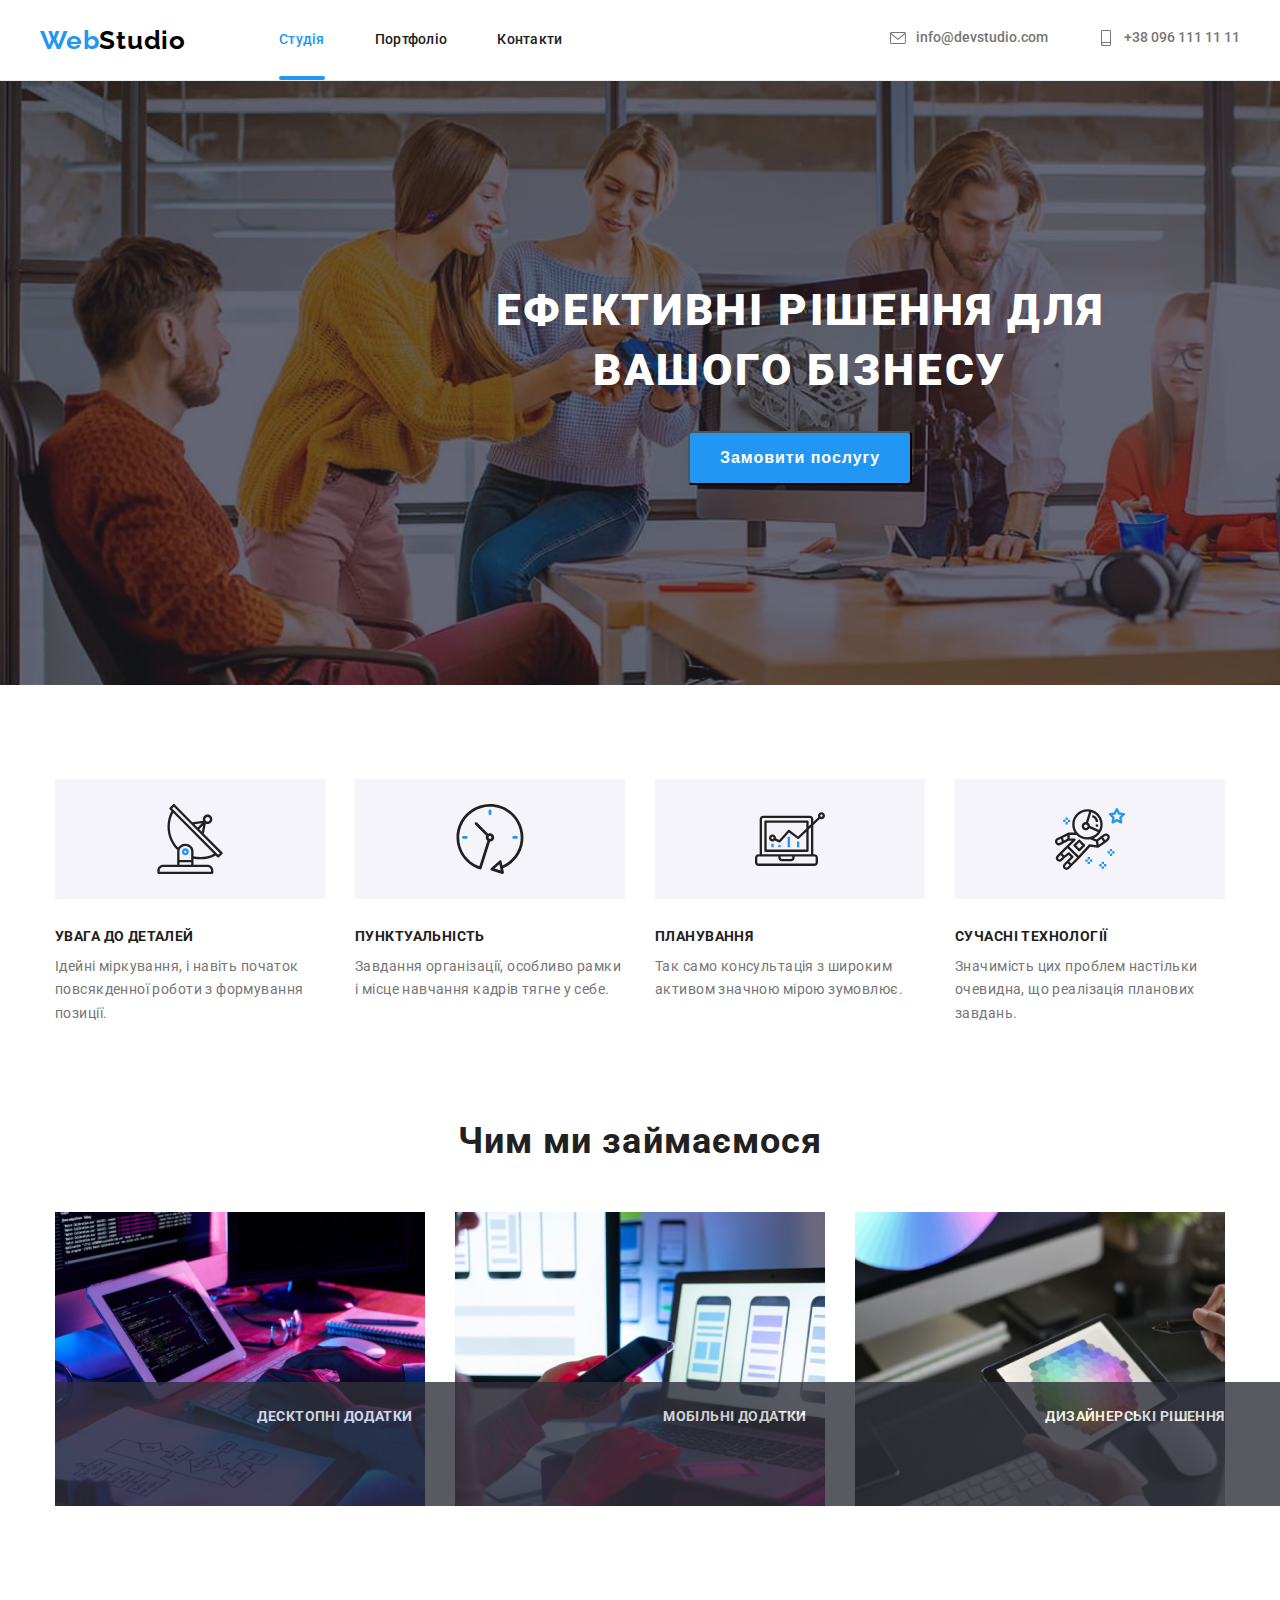
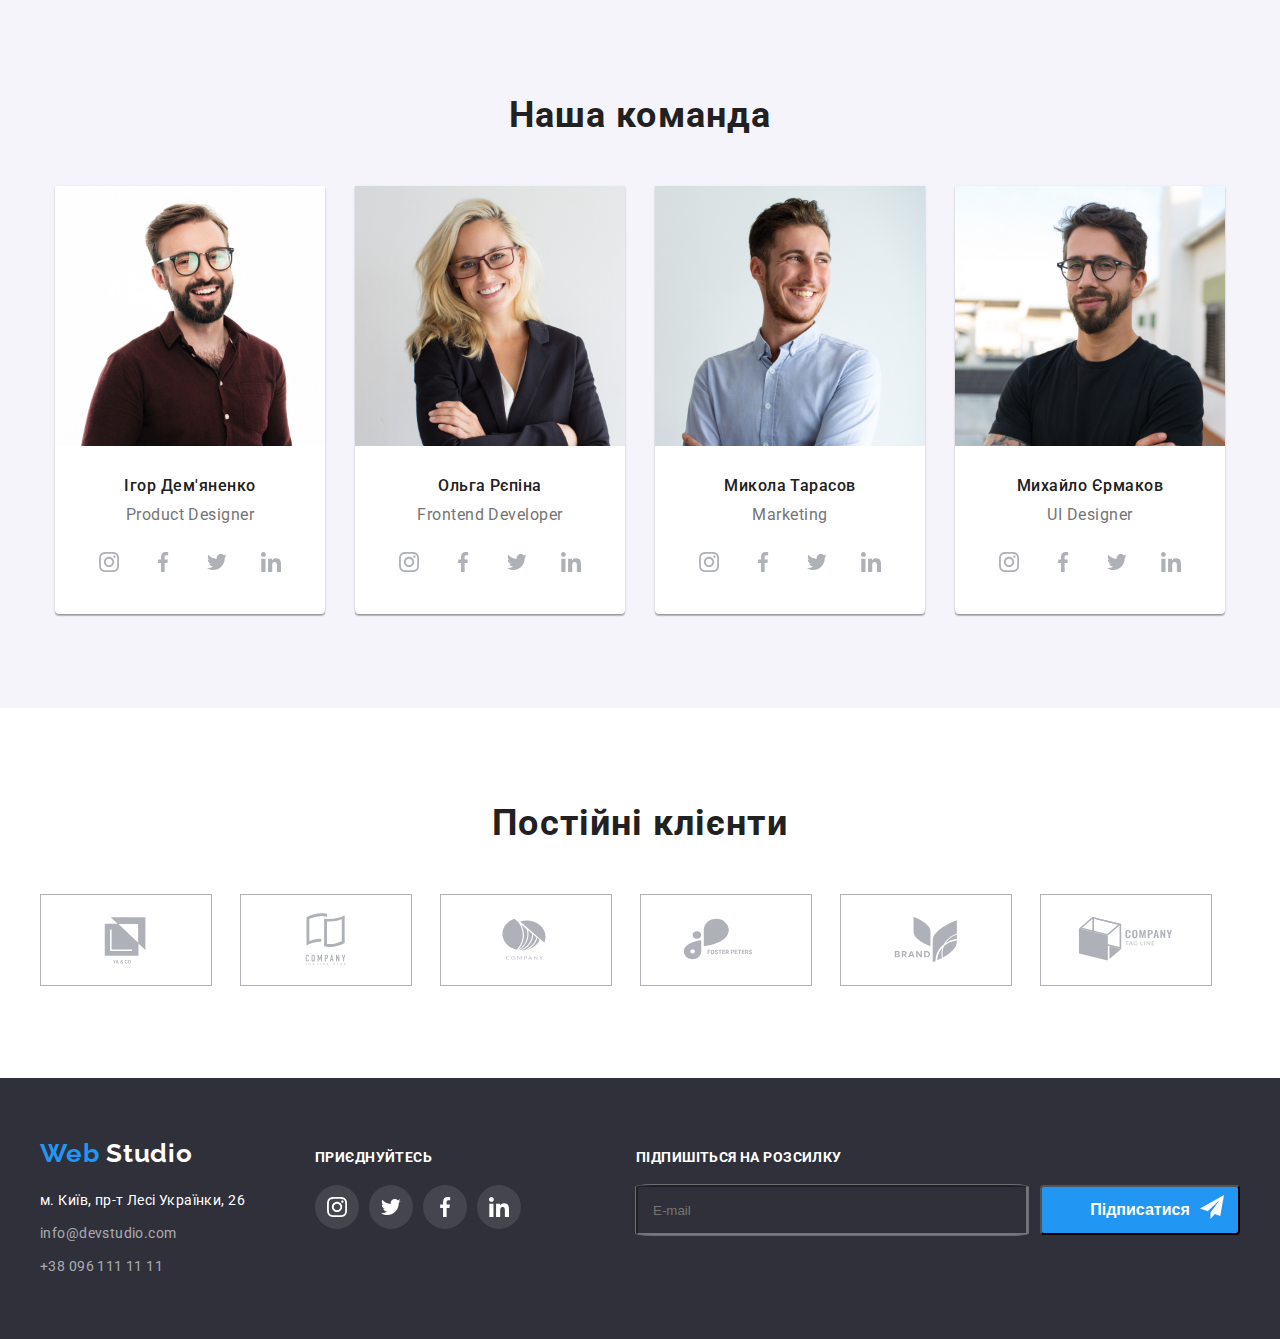
<file: index.html>
<!DOCTYPE html>
<html lang="uk">
  <head>
    <meta charset="UTF-8" />
    <meta http-equiv="X-UA-Compatible" content="IE=edge" />
    <meta name="viewport" content="width=device-width, initial-scale=1.0" />
    <link rel="preconnect" href="https://fonts.googleapis.com" />
    <link rel="preconnect" href="https://fonts.gstatic.com" crossorigin />
    <link
      rel="stylesheet"
      href="https://cdnjs.cloudflare.com/ajax/libs/modern-normalize/2.0.0/modern-normalize.min.css"
      integrity="sha512-4xo8blKMVCiXpTaLzQSLSw3KFOVPWhm/TRtuPVc4WG6kUgjH6J03IBuG7JZPkcWMxJ5huwaBpOpnwYElP/m6wg=="
      crossorigin="anonymous"
      referrerpolicy="no-referrer"
    />
    <link
      href="https://fonts.googleapis.com/css2?family=Raleway:wght@700&family=Roboto:wght@400;500;700;900&display=swap"
      rel="stylesheet"
    />
    <link rel="stylesheet" href="./css/slyle.css" />
    <title>Document</title>
  </head>
  <!-- icon this is svg -->
  <body>
    <header>
      <div class="container header">
        <a href="./index.html" class="logotype"
          ><span style="color: #2196f3">Web</span
          ><span style="color: #000000">Studio</span>
        </a>
        <nav class="nav">
          <ul class="nav-list">
            <li class="nav-item">
              <a href="./index.html" class="nav-link active">Студія</a>
            </li>
            <li class="nav-item">
              <a href="./portfolio.html" class="nav-link">Портфоліо</a>
            </li>
            <li class="nav-item"><a href="" class="nav-link">Контакти</a></li>
          </ul>
        </nav>

        <ul class="contact-list">
          <li class="contact-item">
            <a href="mailto:info@devstudio.com" class="contact-link email">
              <svg class="contact-icon">
                <use href="./images/links.svg#icon-envelope"></use>
              </svg>
              info@devstudio.com</a
            >
          </li>
          <li class="contact-item">
            <a href="tel:+380961111111" class="contact-link phone">
              <svg class="contact-icon">
                <use href="./images/links.svg#icon-smartphone"></use>
              </svg>
              +38 096 111 11 11</a
            >
          </li>
        </ul>
      </div>
    </header>

    <main>
      <!-- ----------- hero  ------- -->

      <section class="hero section">
        <div class="container">
          <h1 class="hero-title">Ефективні рішення для вашого бізнесу</h1>
          <button type="button" class="hero-btn" data-modal-open>Замовити послугу</button>
        </div>
        <div class="backdrop is-hidden" data-modal>
          <div class="modal">
            
            <button class="close-btn" data-modal-close>
              <svg class="close-icon">
                <use href="./images/form-sprite.svg#icon-close"></use>
              </svg> 
            </button>

            <form class="form js-speaker-form">
              
              <h2 class="form-title">Залиште свої дані, ми вам передзвонимо</h2>
      
              <div class="form-field">
              <label for="name" class="form-label">Ім`я</label>
              <input name="name" type="text" class="form-input"  id="name">
              <svg class="form-icon" >
                  <use href="./images/form-sprite.svg#icon-name-svg"></use>
                </svg> 
              
          </div>
        
<!-- 
 <label for="" class="form-label">Ім`я
              <input name="name" type="text" class="form-input" >
              <svg class="form-icon">
                  <use href="./images/form-sprite.svg#icon-name-svg"></use>
                </svg> 
</label>
 -->


          <div class="form-field">
              <label for="tel" class="form-label">Телефон</label>
              <input name="tel" type="tel" class="form-input" id="tel">
              <svg class="form-icon">
                  <use href="./images/form-sprite.svg#icon-phone-svg"></use>
                </svg> 
          </div>
      
          <div class="form-field">
              <label for="mail" class="form-label">Пошта</label>
              <input name="mail" type="email" class="form-input" id="mail">
              <svg class="form-icon">
                  <use href="./images/form-sprite.svg#icon-email-svg"></use>
                </svg> 
          </div>
            
          <div class="form-field">
              <label for="comment" class="form-label">Коментар</label>
              <textarea class="form-input" name="comment"  cols="30" rows="10" placeholder="Введіть текст" id="comment"></textarea>
          </div>
             
              <div class="policy">
                <label for="policy">
                <input type="checkbox" name="policy" id="policy" class="policy-checkbox">
                <span class="checkbox-span">

                </span>
                  Погоджуюся з розсилкою та приймаю</label>
             
                 
              <a href="" class="">Умови договору</a>
          </div> 
      
              <button class="sent-btn" type="submit">Відправити</button>
              
          </form>
          </div>
        </div>
     
      </section>

     
      <!-- ----------- hero  ------- -->

      <!-- ----------- principles  ------- -->
      <section class="principles section">
        <div class="container">
          <ul class="principles-list">
            <li class="principles-item atention">
              <div class="principles-div">
                <svg class="principles-icon">
                  <use href="./images/symbol-defs.svg#icon-principle1"></use>
                </svg>
              </div>

              <h3 class="principles-title">УВАГА ДО ДЕТАЛЕЙ</h3>
              <p class="principles-text">
                Ідейні міркування, і навіть початок повсякденної роботи з
                формування позиції.
              </p>
            </li>
            <li class="principles-item punkt">
              <div class="principles-div">
                <svg class="principles-icon">
                  <use href="./images/symbol-defs.svg#icon-principle2"></use>
                </svg>
              </div>

              <h3 class="principles-title">ПУНКТУАЛЬНІСТЬ</h3>
              <p class="principles-text">
                Завдання організації, особливо рамки і місце навчання кадрів
                тягне у себе.
              </p>
            </li>
            <li class="principles-item plan">
              <div class="principles-div">
                <svg class="principles-icon">
                  <use href="./images/symbol-defs.svg#icon-principle3"></use>
                </svg>
              </div>

              <h3 class="principles-title">ПЛАНУВАННЯ</h3>
              <p class="principles-text">
                Так само консультація з широким активом значною мірою зумовлює.
              </p>
            </li>
            <li class="principles-item technology">
              <div class="principles-div">
                <svg class="principles-icon">
                  <use href="./images/symbol-defs.svg#icon-principle4"></use>
                </svg>
              </div>

              <h3 class="principles-title">СУЧАСНІ ТЕХНОЛОГІЇ</h3>
              <p class="principles-text">
                Значимість цих проблем настільки очевидна, що реалізація
                планових завдань.
              </p>
            </li>
          </ul>
        </div>
      </section>
      <!-- ----------- principles  ------- -->

      <section class="activities section">
        <div class="container">
          <h2 class="activities-title">Чим ми займаємося</h2>
          <ul class="activities-list">
            <li class="activities-item">
              <div class="activitis-thumb">
              <img src="./images/img1.jpg" alt="Tablet" />
              <div class="activities-div">
              <p class="activities-text">Десктопні додатки</p>
            </div>
          </div>
            </li>
            <li class="activities-item">
              <div class="activitis-thumb">
              <img src="./images/img2.jpg" alt="Laptop" />
              <div class="activities-div">
              <p class="activities-text">Мобільні додатки</p>
            </div>
          </div>
            </li>
            <li class="activities-item">
              <div class="activitis-thumb">
              <img src="./images/img3.jpg" alt="Smartphone" />
              <div class="activities-div">
              <p class="activities-text">Дизайнерські рішення</p>
            </div>
          </div>
            </li>
          </ul>
        </div>
      </section>

      <!-- ---------------- team--------------------- -->

      <section class="team section">
        <div class="container">
          <h2 class="team-title">Наша команда</h2>
          <ul class="team-list">
            <li class="team-item">
              <img src="./images/foto1.jpg" alt="Team" width="200" />

              <div class="team-div">
                <h3 class="team-name" style="font-weight: 500">
                  Ігор Дем'яненко
                </h3>
                <p class="team-text">Product Designer</p>

                
                  <ul class="actions-list">
                    <li class="actions-item">
                      <a href="" class="actions-link">
                        <svg class="actions-icon">
                          <use href="./images/symbol-defs.svg#icon-insta"></use>
                        </svg>
                      </a>
                    </li>
                    <li class="actions-item">
                      <a href="" class="actions-link">
                        <svg class="actions-icon">
                          <use href="./images/symbol-defs.svg#icon-face"></use>
                        </svg>
                      </a>
                    </li>
                    <li class="actions-item">
                      <a href="" class="actions-link">
                        <svg class="actions-icon">
                          <use href="./images/symbol-defs.svg#icon-twit"></use>
                        </svg>
                      </a>
                    </li>
                    <li class="actions-item">
                      <a href="" class="actions-link">
                        <svg class="actions-icon">
                          <use href="./images/symbol-defs.svg#icon-linkd"></use>
                        </svg>
                      </a>
                    </li>
                  </ul>
                
              </div>
            </li>
            <li class="team-item">
              <img src="./images/foto2.jpg" alt="Team" width="200" />

              <div class="team-div">
              <h3 class="team-name" style="font-weight: 500">Ольга Рєпіна</h3>
              <p class="team-text">Frontend Developer</p>

              
                <ul class="actions-list">
                  <li class="actions-item">
                    <a href="" class="actions-link">
                      <svg class="actions-icon">
                        <use href="./images/symbol-defs.svg#icon-insta"></use>
                      </svg>
                    </a>
                  </li>
                  <li class="actions-item">
                    <a href="" class="actions-link">
                      <svg class="actions-icon">
                        <use href="./images/symbol-defs.svg#icon-face"></use>
                      </svg>
                    </a>
                  </li>
                  <li class="actions-item">
                    <a href="" class="actions-link">
                      <svg class="actions-icon">
                        <use href="./images/symbol-defs.svg#icon-twit"></use>
                      </svg>
                    </a>
                  </li>
                  <li class="actions-item">
                    <a href="" class="actions-link">
                      <svg class="actions-icon">
                        <use href="./images/symbol-defs.svg#icon-linkd"></use>
                      </svg>
                    </a>
                  </li>
                </ul>
             
            </div>
            </li>
            <li class="team-item">
              <img src="./images/foto3.jpg" alt="Team" width="200" />

              <div class="team-div"> 
              <h3 class="team-name" style="font-weight: 500">Микола Тарасов</h3>
              <p class="team-text">Marketing</p>

             
                <ul class="actions-list">
                  <li class="actions-item">
                    <a href="" class="actions-link">
                      <svg class="actions-icon">
                        <use href="./images/symbol-defs.svg#icon-insta"></use>
                      </svg>
                    </a>
                  </li>
                  <li class="actions-item">
                    <a href="" class="actions-link">
                      <svg class="actions-icon">
                        <use href="./images/symbol-defs.svg#icon-face"></use>
                      </svg>
                    </a>
                  </li>
                  <li class="actions-item">
                    <a href="" class="actions-link">
                      <svg class="actions-icon">
                        <use href="./images/symbol-defs.svg#icon-twit"></use>
                      </svg>
                    </a>
                  </li>
                  <li class="actions-item">
                    <a href="" class="actions-link">
                      <svg class="actions-icon">
                        <use href="./images/symbol-defs.svg#icon-linkd"></use>
                      </svg>
                    </a>
                  </li>
                </ul>
              
            </div>
            </li>

            <li class="team-item">
              <img src="./images/foto4.jpg" alt="Team" width="200" />

              <div class="team-div"> 
              <h3 class="team-name" style="font-weight: 500">
                Михайло Єрмаков
              </h3>
              <p class="team-text">UI Designer</p>

              
                <ul class="actions-list">
                  <li class="actions-item">
                    <a href="" class="actions-link">
                      <svg class="actions-icon">
                        <use href="./images/symbol-defs.svg#icon-insta"></use>
                      </svg>
                    </a>
                  </li>
                  <li class="actions-item">
                    <a href="" class="actions-link">
                      <svg class="actions-icon">
                        <use href="./images/symbol-defs.svg#icon-face"></use>
                      </svg>
                    </a>
                  </li>
                  <li class="actions-item">
                    <a href="" class="actions-link">
                      <svg class="actions-icon">
                        <use href="./images/symbol-defs.svg#icon-twit"></use>
                      </svg>
                    </a>
                  </li>
                  <li class="actions-item">
                    <a href="" class="actions-link">
                      <svg class="actions-icon">
                        <use href="./images/symbol-defs.svg#icon-linkd"></use>
                      </svg>
                    </a>
                  </li>
                </ul>
              
            </div>
            </li>
          </ul>
        </div>
      </section>

      <!-- ---------------- team--------------------- -->

      <!-- -------------------  clients ------------------ -->

      <section class="clients section">
        <div class="container">
          <h2 class="clients-title">Постійні клієнти</h2>
          <ul class="clients-list">
            <li class="clients-item">
              <a href="" class="clients-link">
                <svg class="client-icon">
                  <use href="./images/symbol-defs.svg#icon-client1"></use>
                </svg>
              </a>
            </li>
            <li class="clients-item">
              <a href="" class="clients-link">
                <svg class="client-icon">
                  <use href="./images/symbol-defs.svg#icon-client2"></use>
                </svg>
              </a>
            </li>
            <li class="clients-item">
              <a href="" class="clients-link">
                <svg class="client-icon">
                  <use href="./images/symbol-defs.svg#icon-client3"></use>
                </svg>
              </a>
            </li>
            <li class="clients-item">
              <a href="" class="clients-link">
                <svg class="client-icon">
                  <use href="./images/symbol-defs.svg#icon-client4"></use>
                </svg>
              </a>
            </li>
            <li class="clients-item">
              <a href="" class="clients-link">
                <svg class="client-icon">
                  <use href="./images/symbol-defs.svg#icon-client5"></use>
                </svg>
              </a>
            </li>
            <li class="clients-item">
              <a href="" class="clients-link">
                <svg class="client-icon">
                  <use href="./images/symbol-defs.svg#icon-client6"></use>
                </svg>
              </a>
            </li>
          </ul>
        </div>
      </section>
    </main>

    <!-- -------- footer------ -->
    <footer class="footer">
      <div class="container footer-div">
        <div class="footer-div-child">
          <a href="./" class="logotype">
            <span style="color: #2196f3">Web</span>
            <span style="color: #fff">Studio</span>
          </a>
          <address class="adress">
            м. Київ, пр-т Лесі Українки, 26
            <a href="mailto:info@devstudio.com" class="email-tel"
              >info@devstudio.com</a
            >
            <a href="tel:+380961111111" class="email-tel"
              >+38 096 111 11 11</a>
          </address>
        </div>

        <div class="footer-div-child">
          <h3 class="actions-div-title">приєднуйтесь</h3>
          <ul class="sociallinks-list">
            <li class="sociallinks-item">
              <a href="" class="social-link">
                <svg class="sociallinks-icon">
                  <use href="./images/symbol-defs.svg#icon-insta"></use>
                </svg>
              </a>
            </li>
            <li class="sociallinks-item">
              <a href="" class="social-link">
                <svg class="sociallinks-icon">
                  <use href="./images/symbol-defs.svg#icon-twit"></use>
                </svg>
              </a>
            </li>
            <li class="sociallinks-item">
              <a href="" class="social-link">
                <svg class="sociallinks-icon">
                  <use href="./images/symbol-defs.svg#icon-face"></use>
                </svg>
              </a>
            </li>
            <li class="sociallinks-item">
              <a href="" class="social-link">
                <svg class="sociallinks-icon">
                  <use href="./images/symbol-defs.svg#icon-linkd"></use>
                </svg>
              </a>
            </li>
          </ul>
        </div>
      
      <div class="footer-div-child">
        <h3 class="actions-div-title">Підпишіться на розсилку</h3>
        <form class="footer-form">
          <input type="text" placeholder="E-mail">
          <button type="submit" class="footer-botton">
            Підписатися
          
            <svg class="footer-icon">
              <use href="./images/sent.svg#icon-icon-send_2"></use>
            </svg> 
          
          </button>
          
         </form>
      </div>
    </div>
    </footer>
    <!--------- footer-------->
    <script src="./js/console.js"> </script>
   
    <script src="./js/modal.js"> </script>
  </body>
</html>
</file>
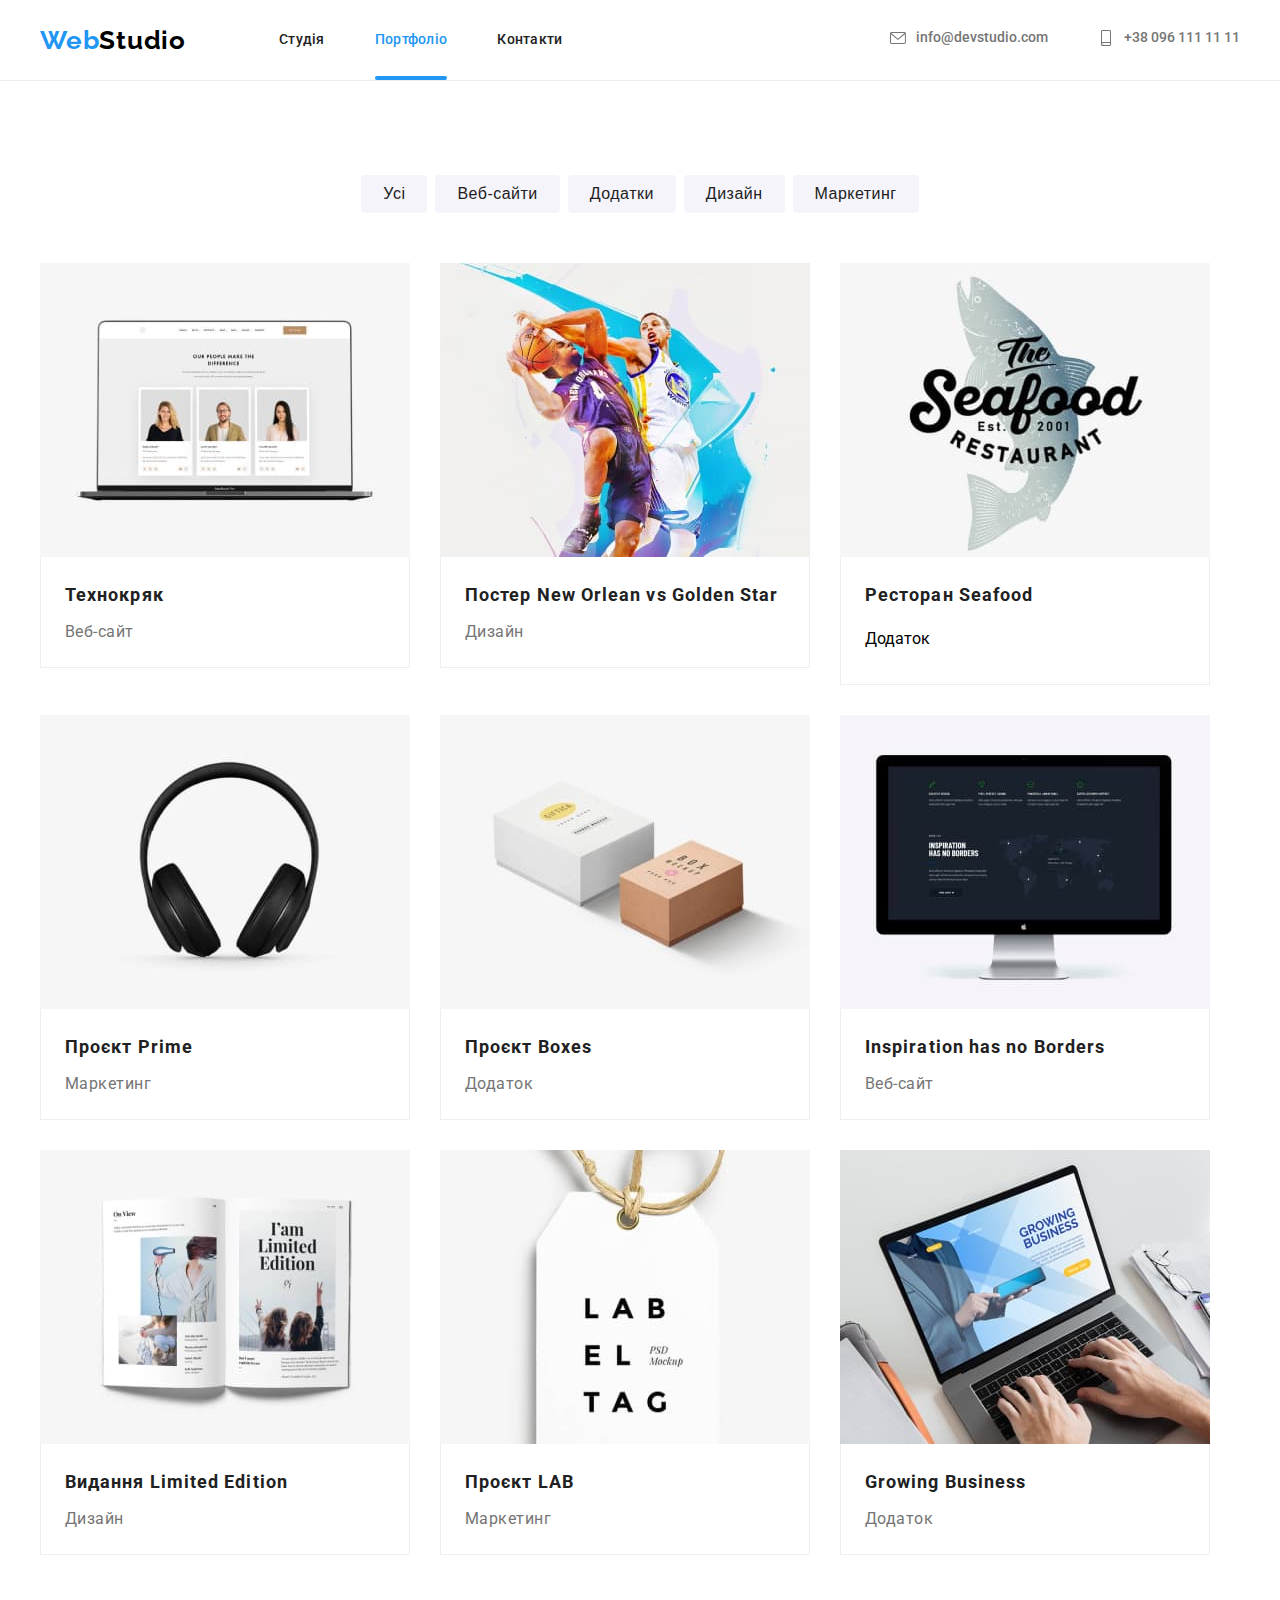
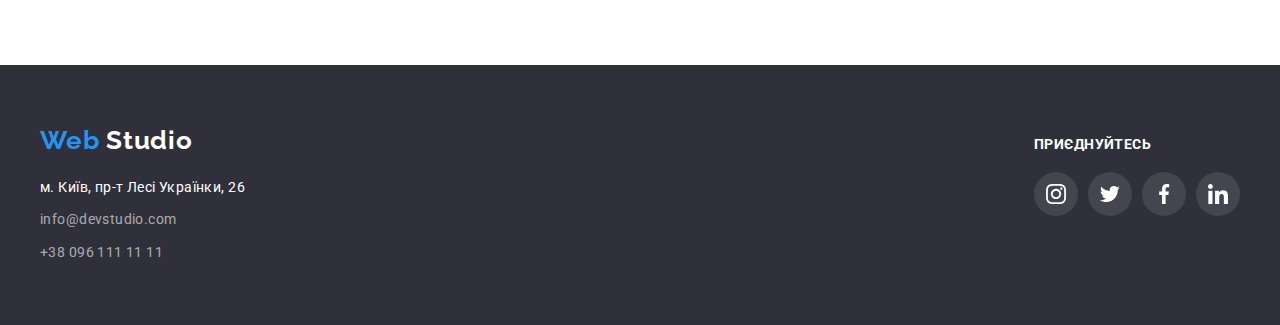
<file: portfolio.html>
<!DOCTYPE html>
<html lang="en">
  <head>
    <meta charset="UTF-8" />
    <meta http-equiv="X-UA-Compatible" content="IE=edge" />
    <meta name="viewport" content="width=device-width, initial-scale=1.0" />
    <link href="https://fonts.googleapis.com/css2?family=Raleway:wght@700&family=Roboto:wght@400;500;700;900&display=swap" rel="stylesheet">
    <link rel="stylesheet" href="./css/slyle.css" />
    <link
      rel="stylesheet"
      href="https://cdnjs.cloudflare.com/ajax/libs/modern-normalize/2.0.0/modern-normalize.min.css"
      integrity="sha512-4xo8blKMVCiXpTaLzQSLSw3KFOVPWhm/TRtuPVc4WG6kUgjH6J03IBuG7JZPkcWMxJ5huwaBpOpnwYElP/m6wg=="
      crossorigin="anonymous"
      referrerpolicy="no-referrer"
    />
    <title>Document</title>
  </head>

  <body>
    
    <header>
      <div class="container header">
      <a href="./index.html" class="logotype"><span style="color:#2196F3">Web</span><span style="color: #000000;">Studio</span> </a>
      <nav class="nav">
      <ul class="nav-list">
        <li class="nav-item"><a href="./index.html" class="nav-link">Студія</a></li>
        <li class="nav-item"><a href="./portfolio.html" class="nav-link active">Портфоліо</a></li>
        <li class="nav-item"><a href="" class="nav-link">Контакти</a></li>
      </ul>
    </nav>

    <ul class="contact-list">
      <li class="contact-item"><a href="mailto:info@devstudio.com" class="contact-link email contact-hover">
        <svg class="contact-icon contact-hover">
          <use href="./images/links.svg#icon-envelope"></use>
        </svg>
        info@devstudio.com</a></li>
      <li class="contact-item"><a href="tel:+38 096 111 11 11" class="contact-link phone contact-hover">
        <svg class="contact-icon contact-hover">
          <use href="./images/links.svg#icon-smartphone"></use>
        </svg>
        +38 096 111 11 11</a></li>
    </ul>
  </div>
  </header>

    <main>
        <section class="portfolio section">
         
      <ul class="filter-list">
        <li class="filter-item"><button type="button" class="filter-btn">Усі</button></li>
        <li class="filter-item"><button type="button" class="filter-btn">Веб-сайти</button></li>
        <li class="filter-item"><button type="button" class="filter-btn">Додатки</button></li>
        <li class="filter-item"><button type="button" class="filter-btn">Дизайн</button></li>
        <li class="filter-item"><button type="button" class="filter-btn">Маркетинг</button></li>
      </ul>
      
      <div class="container">
      <ul class="portfolio-list">
        <li class="portfolio-item">
          <a href="" class="portfolio-link">
           
          <div class="portfolio-img-div">
           
          <img src="./images_portfolio/Технокряк.jpg" alt="Portfolio" width="370px" />
          <div class="overlay">
            <p>Ресурс пропонує комплексні пропозиції з різним рівнем функціоналу та сервісів. Все це дозволить відвідувачу отримати вичерпні відомості про компанію чи приватну особу.</p>   
     
   
  </div>
</div>  
          <div class="portfolio-content">
            <h3 class="portfolio-title">Технокряк</h3>
          <p class="portfolio-text">Веб-сайт</p>
        
        </div>
       
        </a>
        </li>
        <li class="portfolio-item">
          <a href="" class="portfolio-link">
          <div class="portfolio-img-div">
          <img
            src="./images_portfolio/Постер New Orlean vs Golden Star.jpg"
            alt="Portfolio"
            width="370px"
          />
          <div class="overlay">
            <p>Ресурс пропонує комплексні пропозиції з різним рівнем функціоналу та сервісів. Все це дозволить відвідувачу отримати вичерпні відомості про компанію чи приватну особу.</p>   

          </div>
        </div>
          <div class="portfolio-content">
            <h3 class="portfolio-title">Постер New Orlean vs Golden Star</h3>
          <p class="portfolio-text">Дизайн</p>
          </div>
        </a>
        </li>
        <li class="portfolio-item">
          <a href="" class="portfolio-link">
          <div class="portfolio-img-div">
          <img
            src="./images_portfolio/Ресторан Seafood.jpg"
            alt="Portfolio"
            width="370px"
          />
          <div class="overlay">
            <p>Ресурс пропонує комплексні пропозиції з різним рівнем функціоналу та сервісів. Все це дозволить відвідувачу отримати вичерпні відомості про компанію чи приватну особу.</p>   

          </div>
        </div>
          <div class="portfolio-content">
            <h3 class="portfolio-title">Ресторан Seafood</h3>
          <p>Додаток</p>
          </div>
        </a>
        </li>
        <li class="portfolio-item">
          <a href="" class="portfolio-link">
          <div class="portfolio-img-div">
          <img src="./images_portfolio/Проєкт Prime.jpg" alt="Portfolio" width="370px" />
          <div class="overlay">
            <p>Ресурс пропонує комплексні пропозиції з різним рівнем функціоналу та сервісів. Все це дозволить відвідувачу отримати вичерпні відомості про компанію чи приватну особу.</p>   

          </div>
        </div>
          <div class="portfolio-content">
            <h3 class="portfolio-title">Проєкт Prime</h3>
          <p class="portfolio-text">Маркетинг</p>
          </div>
        </a>
        </li>
        <li class="portfolio-item">
          <a href="" class="portfolio-link">
          <div class="portfolio-img-div">
          <img src="./images_portfolio/Проєкт Boxes.jpg" alt="Portfolio" width="370px" />
          <div class="overlay">
            <p>Ресурс пропонує комплексні пропозиції з різним рівнем функціоналу та сервісів. Все це дозволить відвідувачу отримати вичерпні відомості про компанію чи приватну особу.</p>   

          </div>
        </div>
          <div class="portfolio-content">
            <h3 class="portfolio-title">Проєкт Boxes</h3>
          <p class="portfolio-text">Додаток</p>
          </div>
        </a>
        </li>
        <li class="portfolio-item">
          <a href="" class="portfolio-link">
          <div class="portfolio-img-div">
          <img
            src="./images_portfolio/Inspiration has no Borders.jpg"
            alt=""
            width="370px"
          />
          <div class="overlay">
            <p>Ресурс пропонує комплексні пропозиції з різним рівнем функціоналу та сервісів. Все це дозволить відвідувачу отримати вичерпні відомості про компанію чи приватну особу.</p>   

          </div>
        </div>
          <div class="portfolio-content">
            <h3 class="portfolio-title">Inspiration has no Borders</h3>
            <p class="portfolio-text">Веб-сайт</p>
          </div>
        </a>
        </li>
        <li class="portfolio-item">
          <a href="" class="portfolio-link">
          <div class="portfolio-img-div">
          <img
            src="./images_portfolio/Видання Limited Edition.jpg"
            alt=""
            width="370px"
          />
          <div class="overlay">
            <p>Ресурс пропонує комплексні пропозиції з різним рівнем функціоналу та сервісів. Все це дозволить відвідувачу отримати вичерпні відомості про компанію чи приватну особу.</p>   

        </div>
      </div>
          <div class="portfolio-content">
            <h3 class="portfolio-title">Видання Limited Edition</h3>
          <p class="portfolio-text">Дизайн</p>
          </div>
        </a>
        </li>
        <li class="portfolio-item">
          <a href="" class="portfolio-link">
          <div class="portfolio-img-div">
          <img src="./images_portfolio/Проєкт LAB.jpg" alt="Portfolio" width="370px" />
          <div class="overlay">
            <p>Ресурс пропонує комплексні пропозиції з різним рівнем функціоналу та сервісів. Все це дозволить відвідувачу отримати вичерпні відомості про компанію чи приватну особу.</p>   

          </div>
        </div>
          <div class="portfolio-content">
            <h3 class="portfolio-title">Проєкт LAB</h3>
          <p class="portfolio-text">Маркетинг</p>
          </div>
        </a>
        </li>
        <li class="portfolio-item">
          <a href="" class="portfolio-link">
          <div class="portfolio-img-div">
          <img
            src="./images_portfolio/Growing Business.jpg"
            alt="Portfolio"
            width="370px"
          />
          <div class="overlay">
            <p>Ресурс пропонує комплексні пропозиції з різним рівнем функціоналу та сервісів. Все це дозволить відвідувачу отримати вичерпні відомості про компанію чи приватну особу.</p>   

        </div>
      </div>
          <div class="portfolio-content">
            <h3 class="portfolio-title">Growing Business</h3>
          <p class="portfolio-text">Додаток</p>
          </div>
          </a>
        </li>
      </ul>
 
    </div>
    </section>
    </main>

    <!-- -------- footer------ -->

    <footer class="footer">
      <div class="container">
        <div class="footer-div">
          <div class="footer-div-child">
            <a href="./" class="logotype"
              ><span style="color: #2196f3">Web</span>
              <span style="color: #fff">Studio</span></a
            >
            <address class="adress">
              м. Київ, пр-т Лесі Українки, 26
              <a href="mailto:info@devstudio.com" class="email-tel"
                >info@devstudio.com</a
              >
              <a href="tel:+38 096 111 11 11" class="email-tel"
                >+38 096 111 11 11</a
              >
            </address>
          </div>

          <div class="footer-div-child">
            <h3 class="actions-div-title">приєднуйтесь</h3>
            <ul class="sociallinks-list">
              <li class="sociallinks-item">
                <a href="" class="social-link">
                  <svg class="sociallinks-icon">
                    <use href="./images/symbol-defs.svg#icon-insta"></use>
                  </svg>
                </a>
              </li>
              <li class="sociallinks-item">
                <a href="" class="social-link">
                  <svg class="sociallinks-icon">
                    <use href="./images/symbol-defs.svg#icon-twit"></use>
                  </svg>
                </a>
              </li>
              <li class="sociallinks-item">
                <a href="" class="social-link">
                  <svg class="sociallinks-icon">
                    <use href="./images/symbol-defs.svg#icon-face"></use>
                  </svg>
                </a>
              </li>
              <li class="sociallinks-item">
                <a href="" class="social-link">
                  <svg class="sociallinks-icon">
                    <use href="./images/symbol-defs.svg#icon-linkd"></use>
                  </svg>
                </a>
              </li>
            </ul>
          </div>
        </div>
      </div>
    </footer> 
      <!-- -------- footer------ -->
    </div>
  </body>
</html>
</file>
<file: css/slyle.css>
/* font-family: 'Roboto', sans-serif; */
/* font-family: 'Raleway', sans-serif; */

:root {
  --main-font-family: "Roboto", sans-serif;
  --white-color: #ffffff;
  --primary-bg-color: #f5f5f5;
  --secondery-bg-color: #f5f4fa;
  --hero-bg-color: #c4c4c4;
  --main-color: #757575;
  --primary-title-color: #212121;
  --style-color: #2196f3;
  --portfolio-gap: 30px;
  --actions-color: #afb1b8;
  --portfolio-gap: 30px;
  --timing-function: cubic-bezier(0.4, 0, 0.2, 1);
}

html {
  box-sizing: border-box;
}

body {
  margin: 0;
  background: var(--white-color);
  font-family: var(--main-font-family);
  font-style: normal;
  font-weight: 400;
}

ul {
  list-style: none;
  padding: 0;
}

a {
  color: inherit;
  font-style: normal;
  text-decoration: none;
  cursor: pointer;
}

img {
  display: block;
  min-width: 100%;
  height: auto;
}

.section {
  padding-top: 94px;
  padding-bottom: 94px;
}

.container {
  width: 1200px;
  padding-right: 15px;
  padding-left: 15px;
  margin: 0 auto;
}

/* --------------header--------------- */
header {
  border-bottom: 1px solid #ececec;
}
.header {
  display: flex;
  justify-content: center;
  align-items: center;
}

.logotype {
  font-family: "Raleway", sans-serif;
  font-weight: 700;
  font-size: 26px;
  line-height: 1.19;
  letter-spacing: 0.03em;
  margin-bottom: 0;

  display: block;
}

.nav {
  margin-left: 93px;
}

.nav-list {
  display: flex;
  justify-content: center;
  margin-top: 0;
  margin-bottom: 0;
}

.nav-item {
  margin-right: 50px;
}

.nav-item:last-child {
  margin-right: 0;
}

.nav-link {
  position: relative;
  font-weight: 500;
  font-size: 14px;
  line-height: 1.14;
  letter-spacing: 0.02em;
  color: var(--primary-title-color);
  transition: color 250ms var(--timing-function);

  display: block;

  padding: 32px 0;
}

.nav-link:hover,
.nav-link:focus {
  color: var(--style-color);
}

.active {
  color: var(--style-color);
}

.active::after {
  position: absolute;
  left: 0;
  bottom: 0;
  content: "";
  width: 100%;
  height: 4px;
  display: block;
  background-color: var(--style-color);
  border-radius: 2px;
}

.contact-list {
  display: flex;
  margin-left: auto;
  margin-top: 0;
  margin-bottom: 0;
}

.contact-item:not(:last-child) {
  margin-right: 50px;
}

.contact-item {
  align-items: center;
}

.contact-link {
  display: inline-flex;
  font-weight: 500;
  align-items: center;
  font-size: 14px;
  line-height: 1.14;
  color: var(--main-color);
  transition: color 250ms var(--timing-function);
}

.contact-icon {
  fill: currentColor; /* берет от предка текущий цвет текста  */
  width: 16px;
  height: 16px;
  margin-right: 10px;
}

.contact-link:hover,
.contact-link:focus {
  color: var(--style-color);
}

/* .contact-link::before {
  content: "";
  height: 15px;
  width: 15px;
  margin-right: 10px;
  background-size: contain;
  background-repeat: no-repeat;
}

.email::before {
  background-image: url(/images/smartphone.svg);
}

.phone::before {
  background-image: url(/images/envelope.svg);
} */

/* .email::before:hover,
.phone::before:hover {
  background-color: var(--style-color);
} */

/* --------------header--------------- */

/* --------------hero--------------- */

.hero {
  width: 1600px;
  margin-right: auto;
  margin-left: auto;

  background-color: var(--hero-bg-color);
  background-position: center;
  background-size: cover;
  background-repeat: no-repeat;
  text-align: center;
  background-image: linear-gradient(
      to right,
      rgba(47, 48, 58, 0.4),
      rgba(47, 48, 58, 0.4)
    ),
    url(../images/hero.jpg);
  padding-top: 200px;
  padding-bottom: 200px;
}

.hero-title {
  color: var(--white-color);
  font-weight: 900;
  font-size: 44px;
  line-height: 1.36;
  text-align: center;
  letter-spacing: 0.06em;
  text-transform: uppercase;
  margin-bottom: 30px;
  margin-top: 0;
  max-width: 700px;
  margin-left: auto;
  margin-right: auto;
}

.hero-btn {
  background-color: var(--style-color);
  color: var(--white-color);
  padding: 10px 30px;
  font-weight: 700;
  font-size: 16px;
  line-height: 1.88;
  display: flex;
  align-items: center;
  text-align: center;
  letter-spacing: 0.06em;
  border-radius: 4px;
  cursor: pointer;
  margin-right: auto;
  margin-left: auto;
  /* margin: 0 auto; */
}

.backdrop {
  position: fixed;
  width: 100%;
  height: 100%;
  top: 0;
  left: 0;
  background-color: rgba(0, 0, 0, 0.2);
  box-shadow: 0px 4px 4px rgba(0, 0, 0, 0.25);
  transition: visibility 250ms var(--timing-function),
    opacity 250ms var(--timing-function);
  z-index: 7;
  /* transition: transform 250ms cubic-bezier(0.4, 0, 0.2, 1); */
}

.backdrop.is-hidden {
  opacity: 0;
  visibility: hidden;
  pointer-events: none;
}

backdrop.is-hidden .modal {
  transform: translate(-50%, -50%) scale(0.6);
}

.modal {
  position: absolute;

  width: 528px;
  height: 581px;
  top: 50%;
  left: 50%;
  transform: translate(-50%, -50%) scale(1);
  transition: transform 250ms cubic-bezier(0.4, 0, 0.2, 1);

  padding: 40px;

  background-color: #fff;
}

.close-btn {
  position: absolute;
  top: 14px;
  right: 13px;
  border: none;
  border-radius: 50%;
  background-color: #fff;
}

.close-icon {
  fill: #212121;
  width: 30px;
  height: 30px;
  stroke: rgba(0, 0, 0, 0.1);

  transition: fill 250ms cubic-bezier(0.4, 0, 0.2, 1);
}

.close-icon:hover {
  fill: var(--style-color);
}

/* --------------hero--------------- */

/* --------------FORM------------- */

.form {
  position: relative;
  display: flex;
  flex-direction: column;

  margin-left: auto;
  margin-right: auto;
}

.form-title {
  font-family: inherit;

  font-weight: 700;

  font-size: 20px;
  line-height: 23.44px;

  text-align: center;
  color: #212121;

  letter-spacing: 3%;
  margin: 0;
  margin-bottom: 12px;
}

.form-field {
  position: relative;

  display: flex;
  flex-direction: column;

  font-family: inherit;

  font-weight: 400;

  font-size: 12px;
  line-height: 14.06px;
  letter-spacing: 1%;

  color: var(--main-color);

  margin-bottom: 10px;
}

.form-input {
  border: 1px solid rgba(33, 33, 33, 0.2);
  border-radius: 4px;

  margin: 0;
  padding: 0;
  padding-top: 11px;
  padding-bottom: 11px;
  padding-left: 40px;
}

.form-label {
  display: block;
  font-family: Roboto;

  font-weight: 400;

  font-size: 12px;
  line-height: 14.06px;
  letter-spacing: 1%;

  color: var(--main-color);

  margin-bottom: 4px;
  text-align: left;
}

.form-icon {
  position: absolute;
  width: 18px;
  height: 18px;

  top: 65%;
  left: 10px;

  display: inline-block;

  transform: translateY(-50%);
}

.form-input:focus {
  outline: 1px solid var(--style-color);
}

.form-input:focus + .form-icon {
  fill: var(--style-color);
}

.form-field textarea {
  padding: 12px 16px;
  resize: none;
  height: 120px;
  margin-bottom: 20px;
  color: var(--main-color);
}

.policy {
  display: flex;

  margin-bottom: 30px;
  margin-left: 7px;
}

.policy a {
  color: var(--style-color);
  text-decoration: underline;

  font-size: 14px;
  font-weight: 400;
  line-height: 1.7;
  letter-spacing: 0.03em;
  text-align: left;
}

.policy label {
  display: flex;
  align-items: center;
  margin-right: 5px;

  font-size: 14px;
  font-weight: 400;
  line-height: 1.7;
  letter-spacing: 0.03em;
  text-align: left;
  color: var(--main-color);
}

.sent-btn {
  display: block;
  width: 200px;
  height: 50px;
  background-color: var(--style-color);
  color: #fff;
  margin-left: auto;
  margin-right: auto;

  border-radius: 4px;
  border: none;
  font-weight: 700;
  font-size: 16px;
  line-height: 16px;
  letter-spacing: 6%;
  text-align: center;
}

.form-input:focus ~ .icon {
  fill: bisque;
}

.close-button {
  position: absolute;
  display: inline-block;
  top: 0;
  right: 0;
}

.checkbox-span {
  display: inline-block;
  width: 15px;
  height: 15px;
  border: 1px solid black;
  border-radius: 4px;

  margin-right: 8px;
}

.policy-checkbox:checked + .checkbox-span {
  background-color: var(--style-color);
  background-image: url(../images/checked.svg);
  background-size: contain;
  background-origin: border-box;
  background-repeat: no-repeat;
  background-position: center;
}

.policy-checkbox:focus + .checkbox-span {
  border: 1px solid var(--style-color);
}

.policy-checkbox {
  appearance: none;
  position: absolute;

  margin: 0;
}
/* ------------------------FORM------------------------------ */

/* --------------principles--------------- */

.principles-list {
  display: flex;
  justify-content: center;
  margin-top: 0;
  margin-bottom: 0;
}

.principles-item {
  align-items: center;
  width: 270px;
}

.principles-item:not(:last-child) {
  margin-right: 30px;
}

.principles-div {
  width: 270px;
  height: 120px;
  background-color: var(--secondery-bg-color);
  display: flex;
  align-items: center;
  justify-content: center;
  margin-bottom: 30px;
}

/* .principles-item::before{
  content: "";
  display: block;
  height: 120px;
  background-position: center;
  background-size: contain;
  background-repeat: no-repeat;
  margin-bottom: 30px;
}

.atention::before{
background-image: url(/images/principle1.svg);
}

.punkt::before{
  background-image: url(/images/principle2.svg);
}

.plan::before{
  background-image: url(/images/principle3.svg);
}

.technology::before{
  background-image: url(/images/principles-4.svg);
} */

.principles-title {
  color: var(--primary-title-color);
  font-weight: 700;
  font-size: 14px;
  line-height: 1.14;
  letter-spacing: 0.03em;
  text-transform: uppercase;
  margin-bottom: 10px;
  margin-top: 0;
}

.principles-text {
  color: var(--main-color);
  font-size: 14px;
  line-height: 1.7;
  letter-spacing: 0.03em;
  margin-top: 0;
  margin-bottom: 0;
}

.principles-icon {
  height: 70px;
  width: 70px;
}

/* --------------principles--------------- */

/* --------------activities--------------- */
.activities {
  padding-top: 0;
}

.activities-title {
  font-weight: 700;
  font-size: 36px;
  line-height: 1.17;
  text-align: center;
  letter-spacing: 0.03em;
  color: var(--primary-title-color);
  margin-bottom: 50px;
  margin-top: 0;
}

.activities-list {
  display: flex;
  justify-content: center;
  align-items: center;
  margin-left: 0;
  margin-bottom: 0;
  margin-top: 0;
}

.activities-item:not(:last-child) {
  margin-right: 30px;
}

.activitis-thumb {
  position: relative;
}

.activities-div {
  position: absolute;
  bottom: 0;
  background-color: #2f303a;
  opacity: 0.8;
  height: 70px;
  width: 370px;
  padding: 27px 95px;
}

.activities-text {
  font-weight: 700;
  font-size: 14px;
  line-height: 1.14;
  text-align: center;
  letter-spacing: 0.03em;
  text-transform: uppercase;
  color: var(--white-color);
  margin: auto;
}

/* --------------activities--------------- */

/* --------------team--------------- */
.team {
  background-color: var(--secondery-bg-color);
}

.team-title {
  font-weight: 700;
  font-size: 36px;
  line-height: 1.17;
  text-align: center;
  letter-spacing: 0.03em;
  color: var(--primary-title-color);
  margin-bottom: 50px;
  margin-top: 0;
}

.team-list {
  display: flex;
  flex-direction: row;
  justify-content: center;
  flex-wrap: wrap;
  align-content: center;
  align-items: center;
  margin-top: 0;
  margin-bottom: 0;
}

.team-item {
  margin-right: 30px;
  background: #ffffff;
  box-shadow: 0px 1px 3px rgba(0, 0, 0, 0.12), 0px 1px 1px rgba(0, 0, 0, 0.14),
    0px 2px 1px rgba(0, 0, 0, 0.2);
  border-radius: 0px 0px 4px 4px;
  width: 270px;
}

.team-item:last-child {
  margin-right: 0;
}

.team-div {
  padding-top: 30px;
  padding-bottom: 30px;
}

.team-name {
  color: var(--primary-title-color);
  font-weight: 500;
  font-size: 16px;
  line-height: 1.19;
  text-align: center;
  letter-spacing: 0.03em;
  margin-bottom: 10px;
  margin-top: 0;
}

.team-text {
  color: var(--main-color);
  font-size: 16px;
  line-height: 1.19;
  letter-spacing: 0.03em;
  text-align: center;
  margin-top: 0;
  margin-bottom: 16px;
}

.actions-list {
  display: flex;
  justify-content: center;
  gap: 10px;
}

.actions-item {
}

.actions-link {
  display: flex;
  align-items: center;
  justify-content: center;
  /* background-color: #fff; */
  border-radius: 50%;
  width: 44px;
  height: 44px;
  transition: background-color 250ms var(--timing-function);
}

.actions-link:hover,
.actions-link:focus {
  background-color: var(--style-color);
}

.actions-link:hover .actions-icon,
.actions-link:focus .actions-icon {
  fill: var(--white-color);
}

.actions-icon {
  width: 20px;
  height: 20px;
  fill: var(--actions-color);
  transition: fill 250ms var(--timing-function);
}

.actions-icon:focus {
  fill: #fff;
}

/* --------------team--------------- */

/* --------------  clients  --------------- */

.clients-title {
  font-weight: 700;
  font-size: 36px;
  line-height: 1.17;
  text-align: center;
  letter-spacing: 0.03em;
  color: var(--primary-title-color);
  margin-bottom: 50px;
  margin-top: 0;
}

.clients-list {
  display: flex;
  text-align: center;
  margin-bottom: 0;
  margin-top: 0;
}

.clients-item {
  margin-right: 30px;
  width: 170px;
  height: 90px;
}

.clients-item:last-child {
  margin-right: 0;
}

.clients-link {
  display: flex;
  align-items: center;
  justify-content: center;

  width: 170px;
  height: 90px;
  border: 1px solid var(--actions-color);

  transition: border 250ms var(--timing-function);
}

.clients-link:hover,
.clients-link:focus {
  border: 1px solid var(--style-color);
}

.clients-link:hover .client-icon,
.clients-link:focus .client-icon {
  fill: var(--style-color);
}

.client-icon {
  fill: var(--actions-color);
  width: 106px;
  height: 60px;
  transition: fill 250ms var(--timing-function);
}

/* --------------  clients  --------------- */

/* -------------filter-------------- */
.filter-list {
  display: flex;
  justify-content: center;
  margin-right: auto;
  margin-left: auto;
  margin-bottom: 50px;
  margin-top: 0;
}

.filter-item:not(:last-child) {
  margin-right: 8px;
}

.filter-btn {
  color: var(--primary-title-color);
  background-color: var(--secondery-bg-color);
  padding: 6px 22px;
  border: 0;
  border-radius: 4px;
  font-weight: 500;
  font-size: 16px;
  line-height: 1.6;
  text-align: center;
  letter-spacing: 0.03em;
  transition: background-color 250ms var(--timing-function),
    color 250ms var(--timing-function), box-shadow 250ms var(--timing-function);
}

.filter-btn:hover,
.filter-btn:focus {
  background-color: var(--style-color);
  color: var(--white-color);
  box-shadow: 0px 2px 2px 0px rgba(0, 0, 0, 0.12);
}
/* --------------filter--------------- */

/* ------------  portfolio  ------------ */

.portfolio-list {
  display: flex;
  flex-wrap: wrap;
  margin-top: calc(-1 * var(--portfolio-gap));
  margin-left: -30px;
}

.portfolio-item {
  flex-basis: calc(100% / 3-30px);
  margin-left: var(--portfolio-gap);
  margin-top: var(--portfolio-gap);
  background: #ffffff;
}

.portfolio-item:nth-child(3n) {
  margin-right: 0;
}

.portfolio-link {
  display: block;
  transition: box-shadow 250ms var(--timing-function);
}

.portfolio-link:hover,
.portfolio-link:focus {
  box-shadow: 0px 2px 2px 0px rgba(0, 0, 0, 0.12);
}

.portfolio-img-div {
  position: relative;
  /* transition-property: background-color;
  transition-duration: 250ms; */

  overflow: hidden;
}

.overlay {
  display: inline-block;
  padding: 63px 24px;
  height: 294px;
  width: 370px;
  background-color: var(--style-color);
  position: absolute;
  bottom: 0;
  transform: translateY(100%);
  opacity: 0;
  color: var(--white-color);
  font-size: 18px;
  line-height: 1.56;
  letter-spacing: 0.03em;

  transition: transform 250ms cubic-bezier(0.4, 0, 0.2, 1);
}

.portfolio-link:hover .overlay {
  opacity: 1;
  transform: translateY(0);
}

.portfolio-title {
  font-style: normal;
  font-weight: 700;
  font-size: 18px;
  line-height: 2;
  letter-spacing: 0.06em;
  color: var(--primary-title-color);
  margin-top: 0;
  margin-bottom: 4px;
}

.portfolio-text {
  color: var(--main-color);
  font-size: 16px;
  line-height: 1.88;
  letter-spacing: 0.03em;
  margin-top: 0;
  margin-bottom: 0;
}

.portfolio-content {
  padding: 20px 24px;
  border-bottom: 1px solid #eeeeee;
  border-left: 1px solid #eeeeee;
  border-right: 1px solid #eeeeee;
}

/* ------------  portfolio  ------------ */

/* -------------  Footer  ----------- */

footer {
  background-color: #2f303a;
  padding-top: 60px;
  padding-bottom: 60px;
}

footer .logotype {
  margin-bottom: 20px;
}

.footer-div {
  display: flex;
  align-items: baseline;
}

.footer-div-child:last-child {
  margin-left: auto;
}

.footer-div-child:not(:last-child) {
  margin-right: 70px;
}

.logotype {
  display: block;
}

.email-tel {
  display: block;
  color: rgba(255, 255, 255, 0.6);
  font-size: 14px;
  line-height: 1.7;
  margin-top: 9px;
  transition: color 250ms var(--timing-function);
}

.email-tel:hover,
.email-tel:focus {
  color: var(--style-color);
}

.adress {
  display: block;
  font-style: normal;
  color: var(--white-color);
  font-size: 14px;
  line-height: 1.7;
  letter-spacing: 0.03em;
}

.actions-footer-div {
}

.actions-div-title {
  font-weight: 700;
  font-size: 14px;
  line-height: 16px;
  letter-spacing: 0.03em;
  text-transform: uppercase;
  color: var(--white-color);
  margin-bottom: 20px;
  margin-top: 0;
}

.sociallinks-list {
  display: flex;
  align-items: center;
  margin-top: 0;
  margin-bottom: 0;
}

.sociallinks-item:not(:last-child) {
  margin-right: 10px;
}

.sociallinks-item {
  border-radius: 50%;
}

.social-link:hover,
.social-link:focus {
  background-color: var(--style-color);
  box-shadow: 0px 2px 2px 0px rgba(0, 0, 0, 0.12);
}

.social-link {
  width: 100%;
  display: flex;
  align-items: center;
  justify-content: center;
  height: 44px;
  width: 44px;
  border-radius: 50%;
  background-color: rgba(255, 255, 255, 0.1);
  transition: background-color 250ms var(--timing-function);
}

.sociallinks-icon {
  width: 20px;
  height: 20px;
  fill: var(--white-color);
}

.footer-form {
  display: flex;
}

.footer-form input {
  background-color: #2f303a;
  outline: 1px solid rgba(255, 255, 255, 0.3);
  border-radius: 4%;
  width: 358px;
  padding: 15px;
  color: rgba(255, 255, 255, 0.6);
}

.footer-form button {
  display: block;
  margin-left: 12px;
  background-color: var(--style-color);
  width: 200px;
  height: 50px;
  border-radius: 4px;
  color: white;
  font-weight: 700;
  font-size: 16px;
  letter-spacing: 6%;
  text-align: center;
  line-height: 1.88;
}

.footer-botton {
  position: relative;
}

.footer-icon {
  position: absolute;
  width: 24px;
  height: 24px;
  transform: translateY(-50%, -50%);
  margin-left: 10px;
  fill: red;
}
</file>
